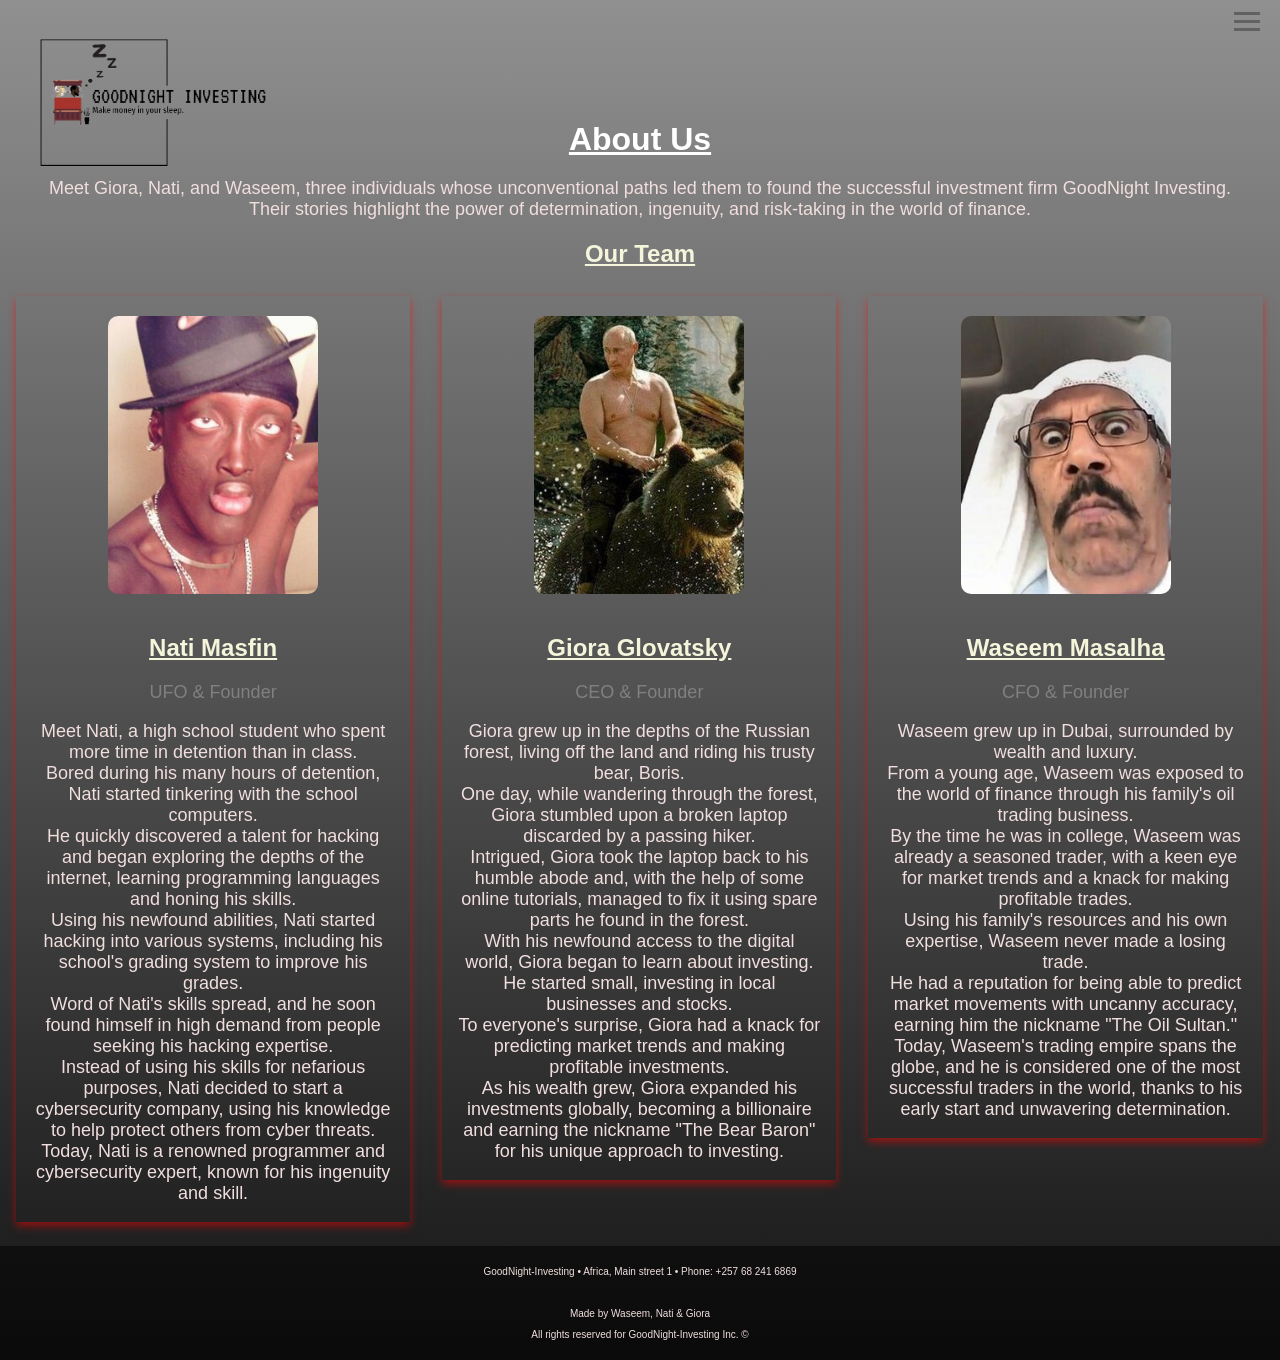
<file: about.html>
<!DOCTYPE html>
<html lang="en">
    <head>
        <meta charset="UTF-8" />
        <meta name="viewport" content="width=device-width, initial-scale=1.0" />
        <title>About</title>
        <link rel="stylesheet" href="/Styles/common.css" />
        <link rel="stylesheet" href="/Styles/about.css" />
    </head>
    <body>
        <header class="header">
            <div class="logo">
                <a href="index.html">
                    <picture>
                        <img src="/Styles/Pictures/SiteLogo.png" alt="sleep" class="logo-img">
                    </picture>
                </a>
            </div>
        <div class="hamburger-menu">
            <input id="menu__toggle" type="checkbox" />
            <label class="menu__btn" for="menu__toggle">
                <span></span>
            </label>
            <ul class="menu__box">
                <li><a class="menu__item" href="index.html">Home</a></li>
                <li><a class="menu__item" href="login.html">Login</a></li>
                <li><a class="menu__item" href="sign-up.html">Sign Up</a></li>
                <li><a class="menu__item" href="profile.html">Profile</a></li>
                <li><a class="menu__item" href="gallery.html">Gallery</a></li>
                <li><a class="menu__item" href="about.html">About</a></li>
                <li><a class="menu__item" href="contact.html">Contact Us</a></li>
                <li><a class="menu__item" href="compound-examples.html">Compound Interest</a></li>
                <li><a class="menu__item" href="articles.html">Articles and more</a></li>
                <li><a class="menu__item" href="why-us.html">Why Us</a></li>
                <li><a class="menu__item" href="q&a.html">Q&A</a></li>
                <li><a class="menu__item" href="plans.html">Plans and Prices</a></li>
              </ul>
        </div>
        </header>
        <div class="about-section">
            <h1>About Us</h1>
            <p>
                Meet Giora, Nati, and Waseem, three individuals whose
                unconventional paths led them to found the successful investment
                firm GoodNight Investing. <br />Their stories highlight the
                power of determination, ingenuity, and risk-taking in the world
                of finance.
            </p>
        </div>

        <h2 style="text-align: center">Our Team</h2>
        <div class="row">
            <div class="column">
                <div class="card">
                    <img src="/Styles/Pictures/black.jpg" alt="נתי" />
                    <div class="container">
                        <h2 style="text-align: center">Nati Masfin</h2>
                        <p class="title">UFO & Founder</p>
                        <p>
                            Meet Nati, a high school student who spent more time
                            in detention than in class. <br />Bored during his
                            many hours of detention, Nati started tinkering with
                            the school computers. <br />He quickly discovered a
                            talent for hacking and began exploring the depths of
                            the internet, learning programming languages and
                            honing his skills. <br />Using his newfound
                            abilities, Nati started hacking into various
                            systems, including his school's grading system to
                            improve his grades. <br />Word of Nati's skills
                            spread, and he soon found himself in high demand
                            from people seeking his hacking expertise.
                            <br />Instead of using his skills for nefarious
                            purposes, Nati decided to start a cybersecurity
                            company, using his knowledge to help protect others
                            from cyber threats. <br />Today, Nati is a renowned
                            programmer and cybersecurity expert, known for his
                            ingenuity and skill.
                        </p>
                    </div>
                </div>
            </div>

            <div class="column">
                <div class="card">
                    <img src="/Styles/Pictures/russian.jpeg" alt="גיורא" />
                    <div class="container">
                        <h2 style="text-align: center">Giora Glovatsky</h2>
                        <p class="title">CEO & Founder</p>
                        <p>
                            Giora grew up in the depths of the Russian forest,
                            living off the land and riding his trusty bear,
                            Boris. <br />One day, while wandering through the
                            forest, Giora stumbled upon a broken laptop
                            discarded by a passing hiker. <br />Intrigued, Giora
                            took the laptop back to his humble abode and, with
                            the help of some online tutorials, managed to fix it
                            using spare parts he found in the forest. <br />With
                            his newfound access to the digital world, Giora
                            began to learn about investing. <br />He started
                            small, investing in local businesses and stocks.
                            <br />To everyone's surprise, Giora had a knack for
                            predicting market trends and making profitable
                            investments. <br />As his wealth grew, Giora
                            expanded his investments globally, becoming a
                            billionaire and earning the nickname "The Bear
                            Baron" for his unique approach to investing.
                        </p>
                    </div>
                </div>
            </div>

            <div class="column">
                <div class="card">
                    <img
                        src="/Styles/Pictures/arab.jpg"
                        alt="וואסים"
                        style="width: 100%"
                    />
                    <div class="container">
                        <h2 style="text-align: center">Waseem Masalha </h2>
                        <p class="title">CFO & Founder</p>
                        <p>
                            Waseem grew up in Dubai, surrounded by wealth and
                            luxury. <br />From a young age, Waseem was exposed
                            to the world of finance through his family's oil
                            trading business. <br />By the time he was in
                            college, Waseem was already a seasoned trader, with
                            a keen eye for market trends and a knack for making
                            profitable trades. <br />Using his family's
                            resources and his own expertise, Waseem never made a
                            losing trade. <br />He had a reputation for being
                            able to predict market movements with uncanny
                            accuracy, earning him the nickname "The Oil Sultan."
                            <br />Today, Waseem's trading empire spans the
                            globe, and he is considered one of the most
                            successful traders in the world, thanks to his early
                            start and unwavering determination.
                        </p>
                    </div>
                </div>
            </div>
        </div>
        <footer>
            <p>GoodNight-Investing • Africa, Main street 1 • Phone: +257 68 241 6869</p>
            <br>
            <p>Made by Waseem, Nati & Giora</p>
            <p>All rights reserved for GoodNight-Investing Inc. © </p>
        </footer>
    </body>
</html>
</file>
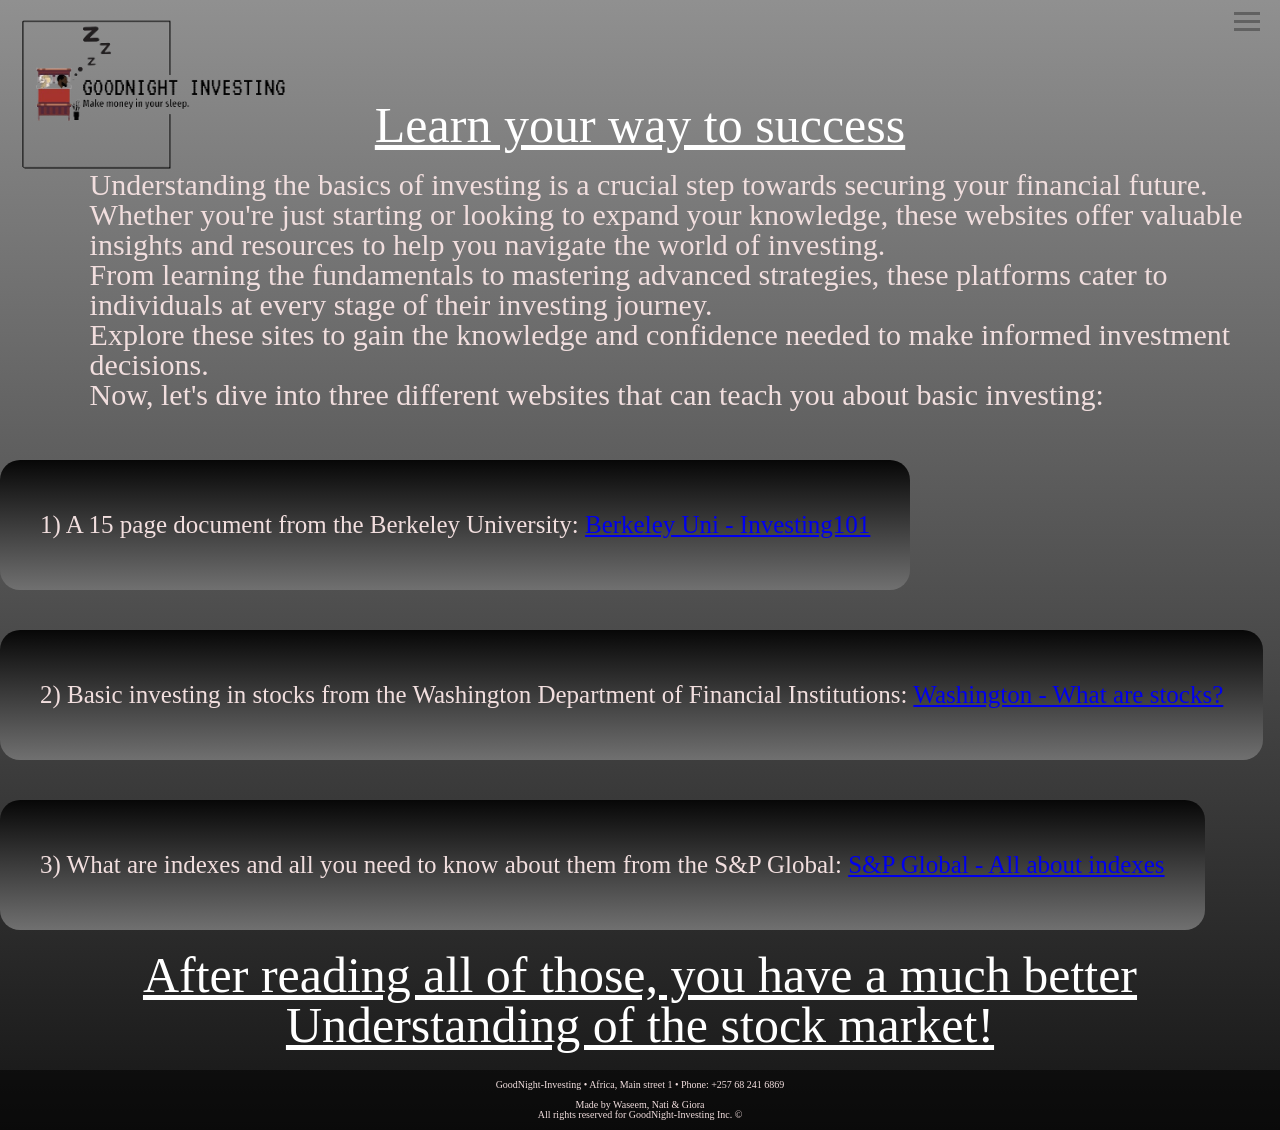
<file: articles.html>
<!DOCTYPE html>
<html lang="en">
    <head>
        <meta charset="UTF-8" />
        <meta name="viewport" content="width=device-width, initial-scale=1.0" />
        <title>Articles</title>
        <link rel="stylesheet" href="/Styles/common.css" />
        <link rel="stylesheet" href="/Styles/article.css" />
    </head>
    <body>
        <header class="header">
            <div class="logo">
                <a href="index.html">
                    <picture>
                        <img src="/Styles/Pictures/SiteLogo.png" alt="sleep" class="logo-img">
                    </picture>
                </a>
            </div>
            <div class="hamburger-menu">
                <input id="menu__toggle" type="checkbox" />
                <label class="menu__btn" for="menu__toggle">
                    <span></span>
                </label>
                <ul class="menu__box">
                    <li><a class="menu__item" href="index.html">Home</a></li>
                    <li><a class="menu__item" href="login.html">Login</a></li>
                    <li><a class="menu__item" href="sign-up.html">Sign Up</a></li>
                    <li><a class="menu__item" href="profile.html">Profile</a></li>
                    <li><a class="menu__item" href="gallery.html">Gallery</a></li>
                    <li><a class="menu__item" href="about.html">About</a></li>
                    <li><a class="menu__item" href="contact.html">Contact Us</a></li>
                    <li><a class="menu__item" href="compound-examples.html">Compound Interest</a></li>
                    <li><a class="menu__item" href="articles.html">Articles and more</a></li>
                    <li><a class="menu__item" href="why-us.html">Why Us</a></li>
                    <li><a class="menu__item" href="q&a.html">Q&A</a></li>
                    <li><a class="menu__item" href="plans.html">Plans and Prices</a></li>
                  </ul>
            </div>
        </header>
        <h1>Learn your way to success</h1>
        <div id="article-text">
        <p>
            Understanding the basics of investing is a crucial step towards
            securing your financial future.<br />
        </p>
        <p>
            Whether you're just starting or looking to expand your knowledge,
            these websites offer valuable insights and resources to help you
            navigate the world of investing.<br />
        </p>
        <p>
            From learning the fundamentals to mastering advanced strategies,
            these platforms cater to individuals at every stage of their
            investing journey.<br />
        </p>
        <p>
            Explore these sites to gain the knowledge and confidence needed to
            make informed investment decisions.<br />
        </p>
        <p>
            Now, let's dive into three different websites that can teach you
            about basic investing:<br /><br />
        </p>
        </div>
        <div class="flex-container">
            <div class="flex-box">
                <p>
                    1) A 15 page document from the Berkeley University:
                    <a
                        href="https://www.ocf.berkeley.edu/~jml/decal/investing101.pdf"
                        >Berkeley Uni - Investing101</a
                    >
                    <br />
                </p>
            </div>
            <div class="flex-box">
                <p>
                    2) Basic investing in stocks from the Washington Department
                    of Financial Institutions:
                    <a
                        href="https://dfi.wa.gov/financial-education/information/basics-investing-stocks"
                        >Washington - What are stocks?</a
                    ><br />
                </p>
            </div>
            <div class="flex-box">
                <p>
                    3) What are indexes and all you need to know about them from
                    the S&P Global:
                    <a
                        href="https://www.spglobal.com/spdji/en/research-insights/index-literacy/what-is-an-index/"
                        >S&P Global - All about indexes</a
                    ><br />
                </p>
            </div>
        </div>
        <h1>
            After reading all of those, you have a much better Understanding of
            the stock market!
        </h1>
        <footer>
            <p>GoodNight-Investing • Africa, Main street 1 • Phone: +257 68 241 6869</p>
            <br>
            <p>Made by Waseem, Nati & Giora</p>
            <p>All rights reserved for GoodNight-Investing Inc. © </p>
        </footer>
    </body>
</html>
</file>
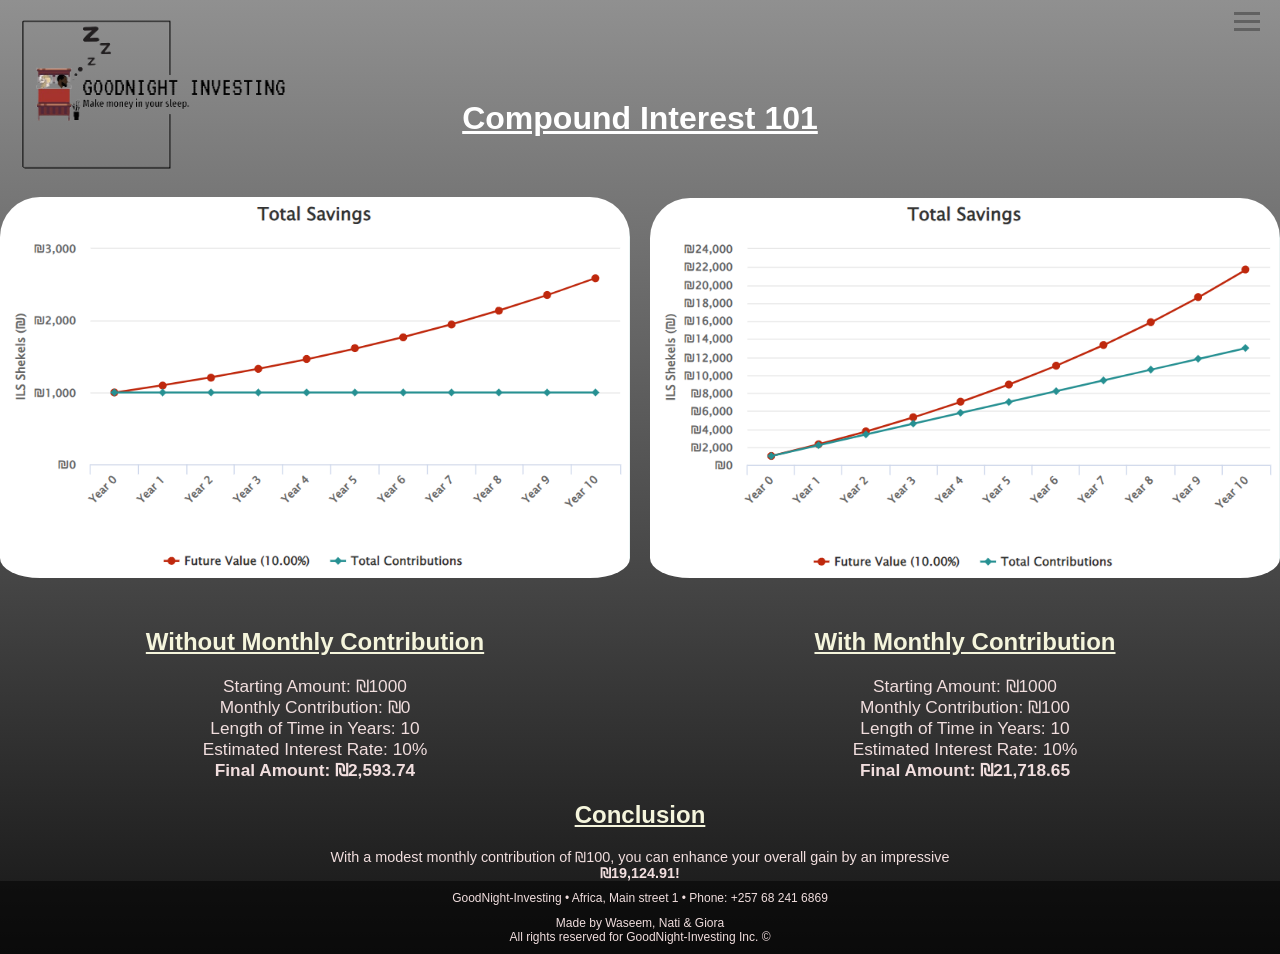
<file: compound-examples.html>
<!DOCTYPE html>
<html lang="en">
    <head>
        <meta charset="UTF-8" />
        <meta name="viewport" content="width=device-width, initial-scale=1.0" />
        <title>Compound Interest Calculator</title>
        <link rel="stylesheet" href="/Styles/compound-examples.css" />
        <link rel="stylesheet" href="/Styles/common.css" />
    </head>

    <body>
        <header class="header">
            <div class="logo">
                <a href="index.html">
                    <picture>
                        <img src="/Styles/Pictures/SiteLogo.png" alt="sleep" class="logo-img">
                    </picture>
                </a>
            </div>
            <div class="hamburger-menu">
                <input id="menu__toggle" type="checkbox" />
                <label class="menu__btn" for="menu__toggle">
                  <span></span>
                </label>
                <ul class="menu__box">
                  <li><a class="menu__item" href="index.html">Home</a></li>
                  <li><a class="menu__item" href="login.html">Login</a></li>
                  <li><a class="menu__item" href="sign-up.html">Sign Up</a></li>
                  <li><a class="menu__item" href="profile.html">Profile</a></li>
                  <li><a class="menu__item" href="gallery.html">Gallery</a></li>
                  <li><a class="menu__item" href="about.html">About</a></li>
                  <li><a class="menu__item" href="contact.html">Contact Us</a></li>
                  <li><a class="menu__item" href="compound-examples.html">Compound Interest</a></li>
                  <li><a class="menu__item" href="articles.html">Articles and more</a></li>
                  <li><a class="menu__item" href="why-us.html">Why Us</a></li>
                  <li><a class="menu__item" href="q&a.html">Q&A</a></li>
                  <li><a class="menu__item" href="plans.html">Plans and Prices</a></li>
                </ul>
              </div>
        </header>
        <h1>Compound Interest 101</h1>
        <div class="grid-container">
            <div class="container">
                <img
                    class="graph_pic"
                    src="/Styles/Pictures/Intrest no monthly con.png"
                    alt="Graph with no interest"
                />
                <p class="text"></p>
                <h2>Without Monthly Contribution</h2>
                <p>Starting Amount: ₪1000</p>
                <p>Monthly Contribution: ₪0</p>
                <p>Length of Time in Years: 10</p>
                <p>Estimated Interest Rate: 10%</p>
                <p id="bold">Final Amount: ₪2,593.74</p>
            </div>
            <div class="container">
                <img
                    class="graph_pic"
                    src="/Styles/Pictures/Intrest with monthly con.png"
                    alt="Graph with interest"
                />
                <p class="text"></p>
                <h2>With Monthly Contribution</h2>
                <p>Starting Amount: ₪1000</p>
                <p>Monthly Contribution: ₪100</p>
                <p>Length of Time in Years: 10</p>
                <p>Estimated Interest Rate: 10%</p>
                <p id="bold">Final Amount: ₪21,718.65</p>
            </div>
        </div>
        <div>
            <h2>Conclusion</h2>
            <p>
                With a modest monthly contribution of ₪100, you can enhance your
                overall gain by an impressive
                <p id="bold">₪19,124.91!</p>
            </p>
        </div>
        <footer>
            <p>GoodNight-Investing • Africa, Main street 1 • Phone: +257 68 241 6869</p>
            <br>
            <p>Made by Waseem, Nati & Giora</p>
            <p>All rights reserved for GoodNight-Investing Inc. © </p>
        </footer>
    </body>
</html>
</file>
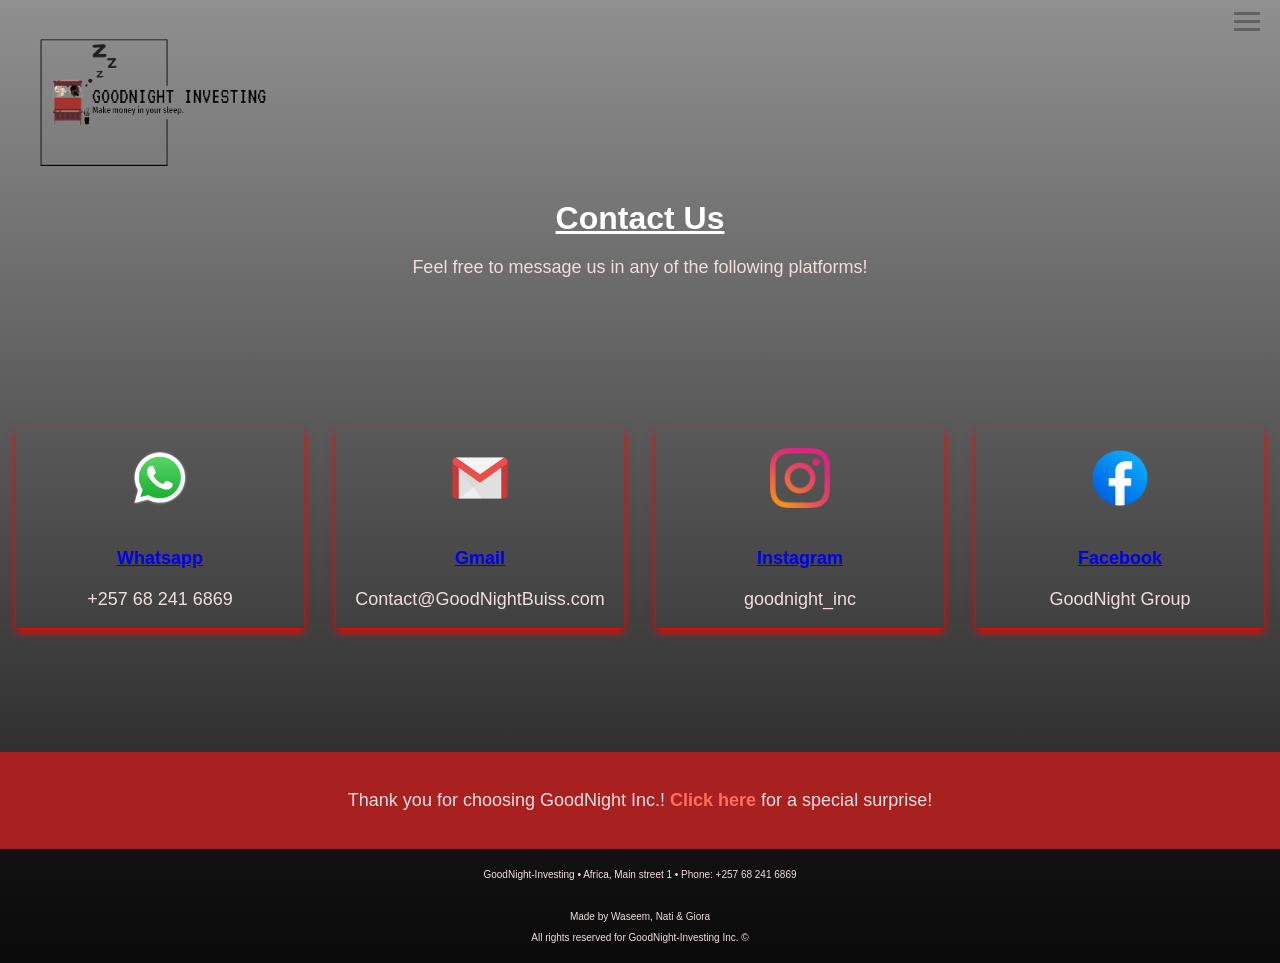
<file: contact.html>
<!DOCTYPE html>
<html lang="en">
<head>
    <meta charset="UTF-8">
    <meta name="viewport" content="width=device-width, initial-scale=1.0">
    <title>Contact Us</title>
    <link rel="stylesheet" href="/Styles/common.css">
    <link rel="stylesheet" href="/Styles/contact.css">
</head>
<body>
    <header class="header">
        <div class="logo">
            <a href="index.html">
                <picture>
                    <img src="/Styles/Pictures/SiteLogo.png" alt="sleep" class="logo-img">
                </picture>
            </a>
        </div>
        <div class="hamburger-menu">
            <input id="menu__toggle" type="checkbox" />
            <label class="menu__btn" for="menu__toggle">
                <span></span>
            </label>
            <ul class="menu__box">
                <li><a class="menu__item" href="index.html">Home</a></li>
                <li><a class="menu__item" href="login.html">Login</a></li>
                <li><a class="menu__item" href="sign-up.html">Sign Up</a></li>
                <li><a class="menu__item" href="profile.html">Profile</a></li>
                <li><a class="menu__item" href="gallery.html">Gallery</a></li>
                <li><a class="menu__item" href="about.html">About</a></li>
                <li><a class="menu__item" href="contact.html">Contact Us</a></li>
                <li><a class="menu__item" href="compound-examples.html">Compound Interest</a></li>
                <li><a class="menu__item" href="articles.html">Articles and more</a></li>
                <li><a class="menu__item" href="why-us.html">Why Us</a></li>
                <li><a class="menu__item" href="q&a.html">Q&A</a></li>
                <li><a class="menu__item" href="plans.html">Plans and Prices</a></li>
              </ul>
        </div>
    </header>

    <div class="contact-section">
        <h1>Contact Us</h1>
        <p>Feel free to message us in any of the following platforms!</p>
    </div>

    <div class="row">
        <div class="column">
            <div class="card">
                <img src="/Styles/Pictures/whatsapp.png" alt="whatsapp">
                <div class="container">
                    <h2><a href="https://web.whatsapp.com/">Whatsapp</a></h2>
                    <p>+257 68 241 6869</p>
                </div>
            </div>
        </div>
        
        <div class="column">
            <div class="card">
                <img src="/Styles/Pictures/gmail.png" alt="gmail">
                <div class="container">
                    <h2><a href="https://mail.google.com/mail">Gmail</a></h2>
                    <p>Contact@GoodNightBuiss.com</p>
                </div>
            </div>
        </div>
        
        <div class="column">
            <div class="card">
                <img src="/Styles/Pictures/instagram.png" alt="instagram">
                <div class="container">
                    <h2><a href="https://www.instagram.com/">Instagram</a></h2>
                    <p>goodnight_inc</p>
                </div>
            </div>
        </div>
        
        <div class="column">
            <div class="card">
                <img src="/Styles/Pictures/facebook.png" alt="facebook">
                <div class="container">
                    <h2><a href="https://www.facebook.com/groups/1295658943976869/">Facebook</a></h2>
                    <p>GoodNight Group</p>
                </div>
            </div>
        </div>
    </div>

    <div class="special-message">
        <p>Thank you for choosing GoodNight Inc.!<a href="gift.html">Click here</a> for a special surprise!</p>
    </div>
    <footer>
        <p>GoodNight-Investing • Africa, Main street 1 • Phone: +257 68 241 6869</p>
        <br>
        <p>Made by Waseem, Nati & Giora</p>
        <p>All rights reserved for GoodNight-Investing Inc. © </p>
    </footer>
</body>
</html>
</file>
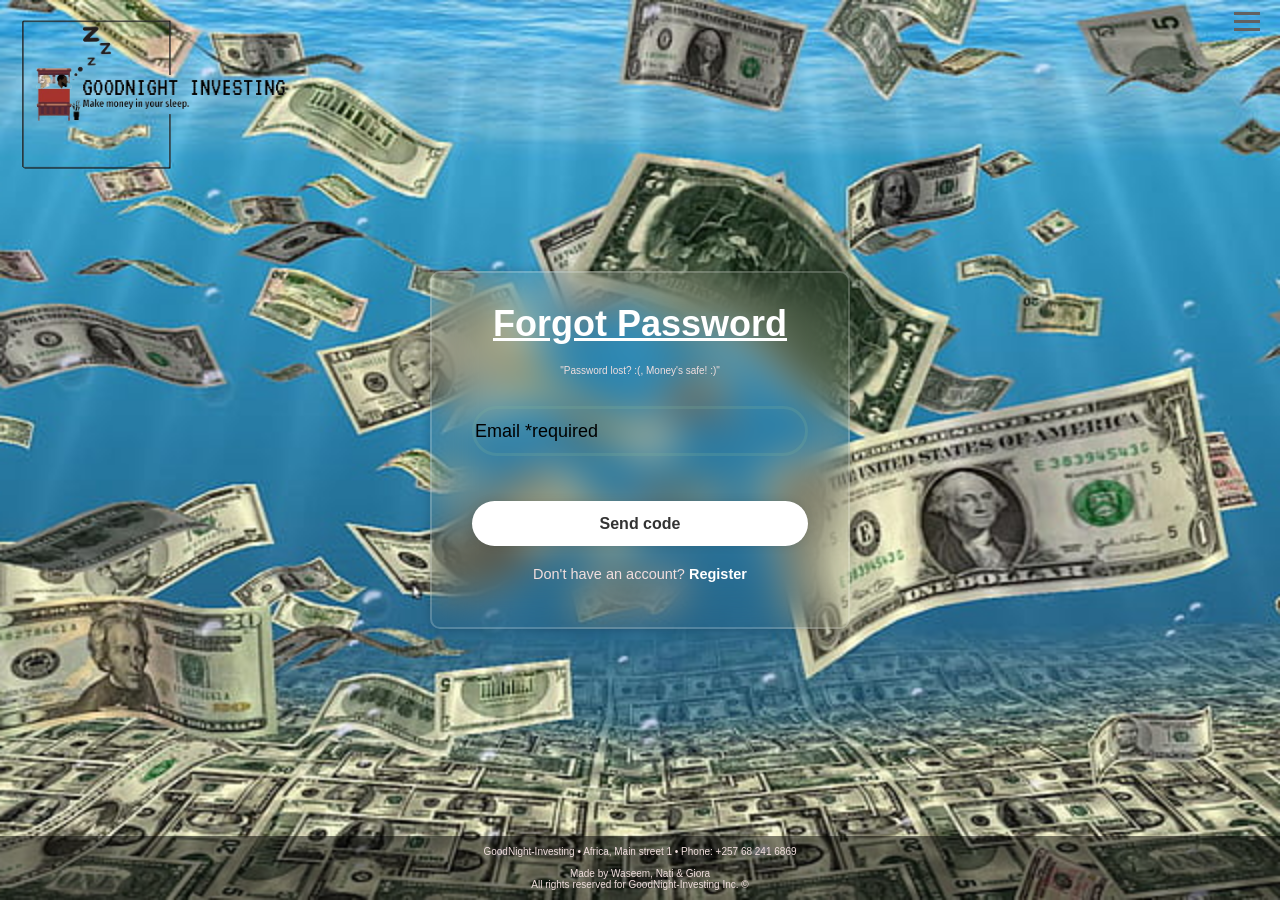
<file: forgot-password.html>
<!DOCTYPE html>
<html lang="en">
    <head>
        <meta charset="UTF-8" />
        <meta name="viewport" content="width=device-width, initial-scale=1.0" />
        <title>Forgot Password</title>
        <link rel="stylesheet" href="/Styles/login-signup.css" />
        <link rel="stylesheet" href="/Styles/common.css" />
    </head>
    <body>
        <header class="header">
            <div class="logo">
                <a href="index.html">
                    <picture>
                        <img src="/Styles/Pictures/SiteLogo.png" alt="sleep" class="logo-img">
                    </picture>
                </a>
            </div>
            <div class="hamburger-menu">
                <input id="menu__toggle" type="checkbox" />
                <label class="menu__btn" for="menu__toggle">
                    <span></span>
                </label>
                <ul class="menu__box">
                    <li><a class="menu__item" href="index.html">Home</a></li>
                    <li><a class="menu__item" href="login.html">Login</a></li>
                    <li><a class="menu__item" href="sign-up.html">Sign Up</a></li>
                    <li><a class="menu__item" href="profile.html">Profile</a></li>
                    <li><a class="menu__item" href="gallery.html">Gallery</a></li>
                    <li><a class="menu__item" href="about.html">About</a></li>
                    <li><a class="menu__item" href="contact.html">Contact Us</a></li>
                    <li><a class="menu__item" href="compound-examples.html">Compound Interest</a></li>
                    <li><a class="menu__item" href="articles.html">Articles and more</a></li>
                    <li><a class="menu__item" href="why-us.html">Why Us</a></li>
                    <li><a class="menu__item" href="q&a.html">Q&A</a></li>
                    <li><a class="menu__item" href="plans.html">Plans and Prices</a></li>
                  </ul>
            </div>
        </header>
        <div class="wrapper">
            <form action="">
                <h1>Forgot Password</h1>
                <p id="centerText">"Password lost? :(, Money's safe! :)"</p>
                <div class="input-box">
                    <label for="email" class="placeholder"></label>
                    <input
                        type="email"
                        id="email"
                        class="input"
                        placeholder="Email *required"
                        required
                    />
                </div>
                <button type="submit" class="btn">Send code</button>

                <div class="register-link">
                    <p>
                        Don't have an account?
                        <a href="/sign-up.html">Register</a>
                    </p>
                </div>
            </form>
        </div>
        <footer>
            <p>GoodNight-Investing • Africa, Main street 1 • Phone: +257 68 241 6869</p>
            <br>
            <p>Made by Waseem, Nati & Giora</p>
            <p>All rights reserved for GoodNight-Investing Inc. © </p>
        </footer>
    </body>
</html>
</file>
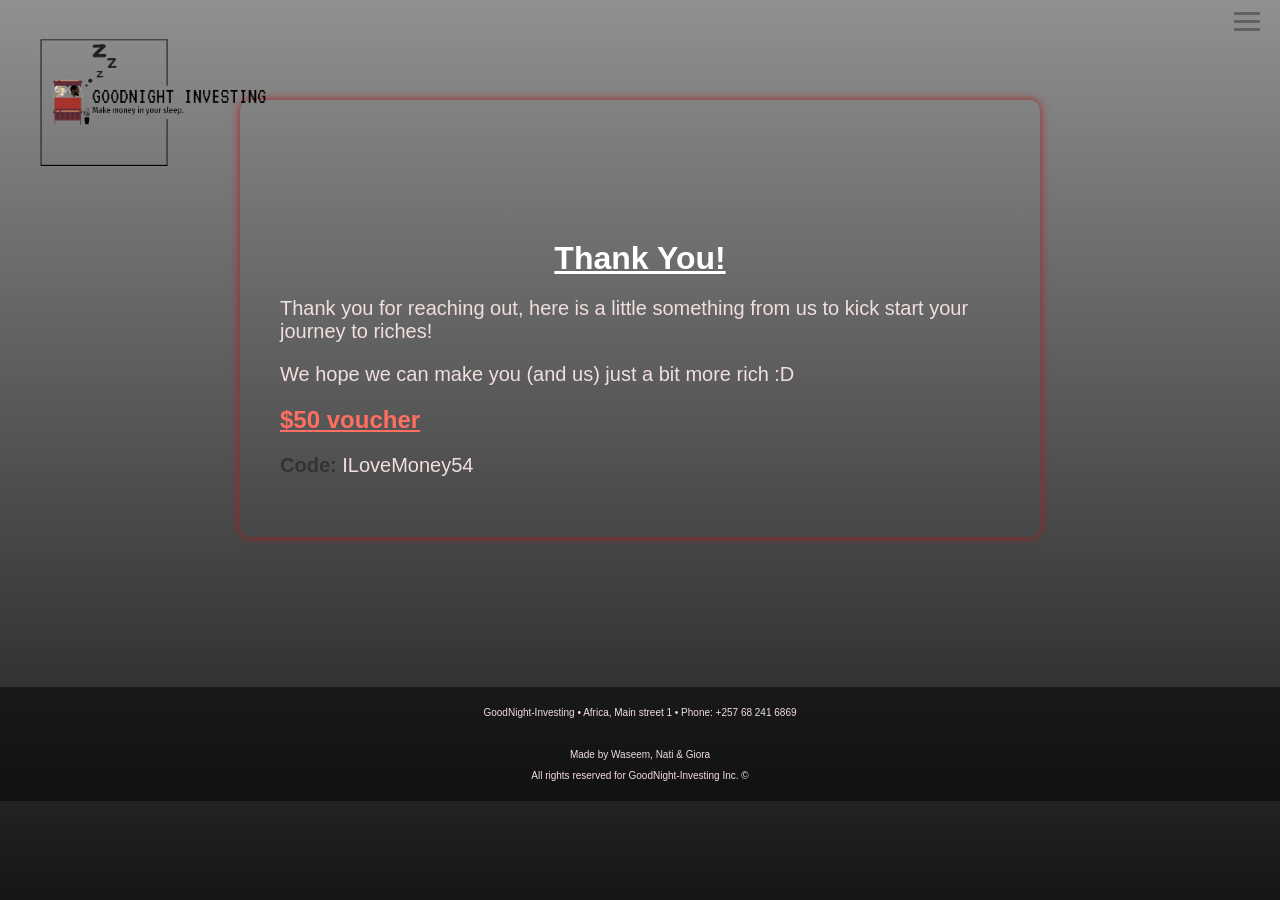
<file: gift.html>
<!DOCTYPE html>
<html lang="en">
<head>
    <meta charset="UTF-8">
    <meta name="viewport" content="width=device-width, initial-scale=1.0">
    <title>Thank You Page</title>
    <link rel="stylesheet" href="/Styles/common.css">
    <link rel="stylesheet" href="/Styles/contact.css">

</head>
<body>
    <header class="header">
        <div class="logo">
            <a href="index.html">
                <picture>
                    <img src="/Styles/Pictures/SiteLogo.png" alt="sleep" class="logo-img">
                </picture>
            </a>
        </div>
        <div class="hamburger-menu">
            <input id="menu__toggle" type="checkbox" />
            <label class="menu__btn" for="menu__toggle">
                <span></span>
            </label>
            <ul class="menu__box">
                <li><a class="menu__item" href="index.html">Home</a></li>
                <li><a class="menu__item" href="login.html">Login</a></li>
                <li><a class="menu__item" href="sign-up.html">Sign Up</a></li>
                <li><a class="menu__item" href="profile.html">Profile</a></li>
                <li><a class="menu__item" href="gallery.html">Gallery</a></li>
                <li><a class="menu__item" href="about.html">About</a></li>
                <li><a class="menu__item" href="contact.html">Contact Us</a></li>
                <li><a class="menu__item" href="compound-examples.html">Compound Interest</a></li>
                <li><a class="menu__item" href="articles.html">Articles and more</a></li>
                <li><a class="menu__item" href="why-us.html">Why Us</a></li>
                <li><a class="menu__item" href="q&a.html">Q&A</a></li>
                <li><a class="menu__item" href="plans.html">Plans and Prices</a></li>
              </ul>
        </div>
    </header>
    <div class="thank-you-content">
        <h1>Thank You!</h1>
        <p>Thank you for reaching out, here is a little something from us to kick start your journey to riches!</p>
        <p>We hope we can make you (and us) just a bit more rich :D</p>
        <h2>$50 voucher</h2>
        <p><strong>Code:</strong> ILoveMoney54</p>
    </div>
    <footer>
        <p>GoodNight-Investing • Africa, Main street 1 • Phone: +257 68 241 6869</p>
        <br>
        <p>Made by Waseem, Nati & Giora</p>
        <p>All rights reserved for GoodNight-Investing Inc. © </p>
    </footer>
</body>
</html>
</file>
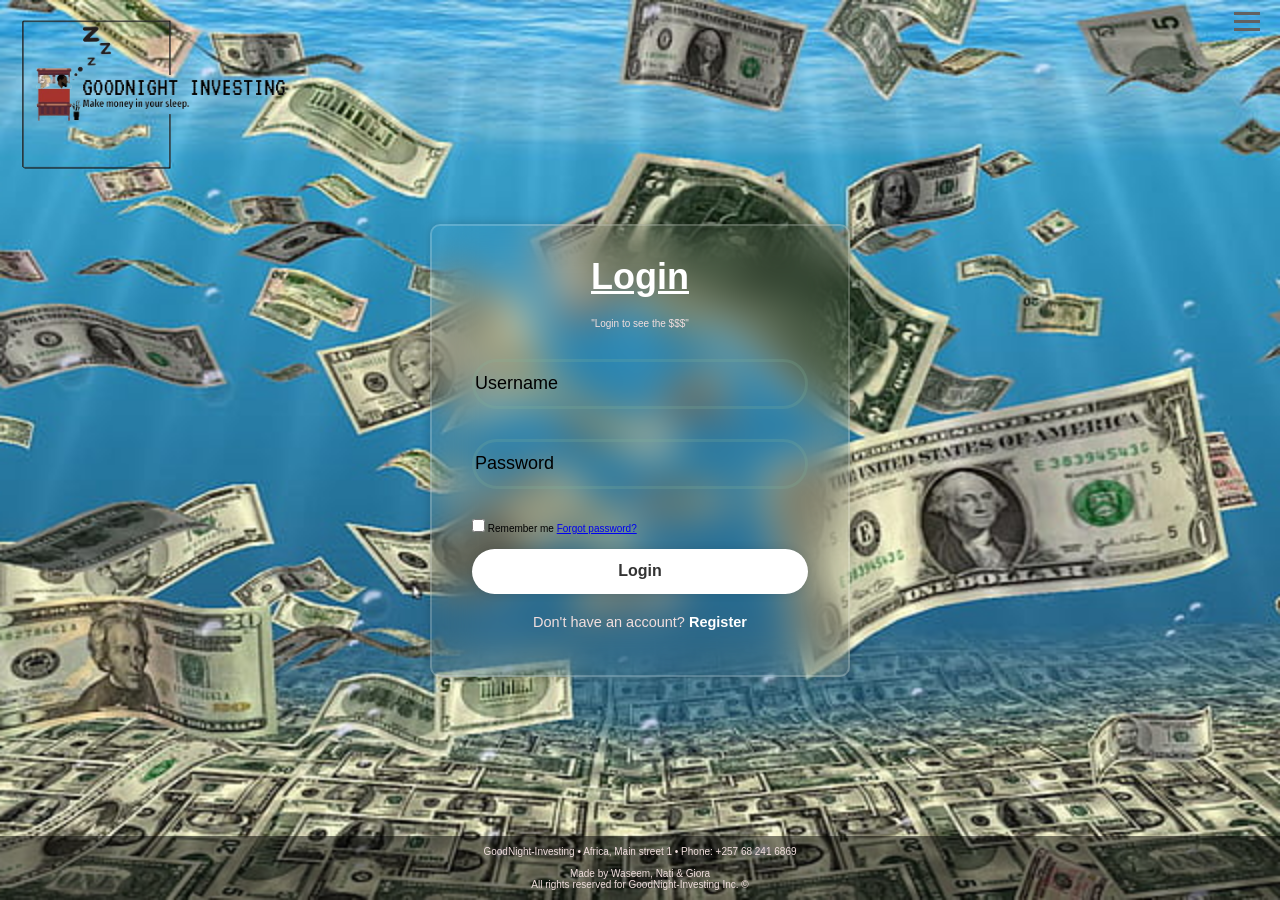
<file: login.html>
<!DOCTYPE html>
<html lang="en">
    <head>
        <meta charset="UTF-8" />
        <meta name="viewport" content="width=device-width, initial-scale=1.0" />
        <title>Login</title>
        <link rel="stylesheet" href="/Styles/login-signup.css" />
        <link rel="stylesheet" href="/Styles/common.css">

    </head>
    <body>
        <header class="header">
            <div class="logo">
                <a href="index.html">
                    <picture>
                        <img src="/Styles/Pictures/SiteLogo.png" alt="sleep" class="logo-img">
                    </picture>
                </a>
            </div>
            <div class="hamburger-menu">
                <input id="menu__toggle" type="checkbox" />
                <label class="menu__btn" for="menu__toggle">
                  <span></span>
                </label>
                <ul class="menu__box">
                  <li><a class="menu__item" href="index.html">Home</a></li>
                  <li><a class="menu__item" href="login.html">Login</a></li>
                  <li><a class="menu__item" href="sign-up.html">Sign Up</a></li>
                  <li><a class="menu__item" href="profile.html">Profile</a></li>
                  <li><a class="menu__item" href="gallery.html">Gallery</a></li>
                  <li><a class="menu__item" href="about.html">About</a></li>
                  <li><a class="menu__item" href="contact.html">Contact Us</a></li>
                  <li><a class="menu__item" href="compound-examples.html">Compound Interest</a></li>
                  <li><a class="menu__item" href="articles.html">Articles and more</a></li>
                  <li><a class="menu__item" href="why-us.html">Why Us</a></li>
                  <li><a class="menu__item" href="q&a.html">Q&A</a></li>
                  <li><a class="menu__item" href="plans.html">Plans and Prices</a></li>
                </ul>
              </div>
        </header>
        <div class="wrapper">
            <form action="profile.html"> <!-- Moves to profile after filling in the details -->
                <h1>Login</h1>
                <p id="centerText">"Login to see the $$$"</p>
                <div class="input-box">
                    <label for="username" class="placeholder"></label>
                    <input
                        type="text"
                        id="username"
                        class="input"
                        placeholder="Username"
                        required
                    />
                </div>
                <div class="input-box">
                    <label for="password" class="placeholder"></label>
                    <input
                        type="password"
                        id="password"
                        class="input"
                        placeholder="Password"
                        required
                    />
                </div>

                <div class="remember-forget">
                    <label><input type="checkbox" /> Remember me</label>
                    <a href="/forgot-password.html">Forgot password?</a>
                </div>

                <button type="submit" class="btn">Login</button>

                <div class="register-link">
                    <p>
                        Don't have an account?
                        <a href="/sign-up.html">Register</a>
                    </p>
                </div>
            </form>
        </div>
        <footer>
            <p>GoodNight-Investing • Africa, Main street 1 • Phone: +257 68 241 6869</p>
            <br>
            <p>Made by Waseem, Nati & Giora</p>
            <p>All rights reserved for GoodNight-Investing Inc. © </p>
        </footer>
    </body>
</html>
</file>
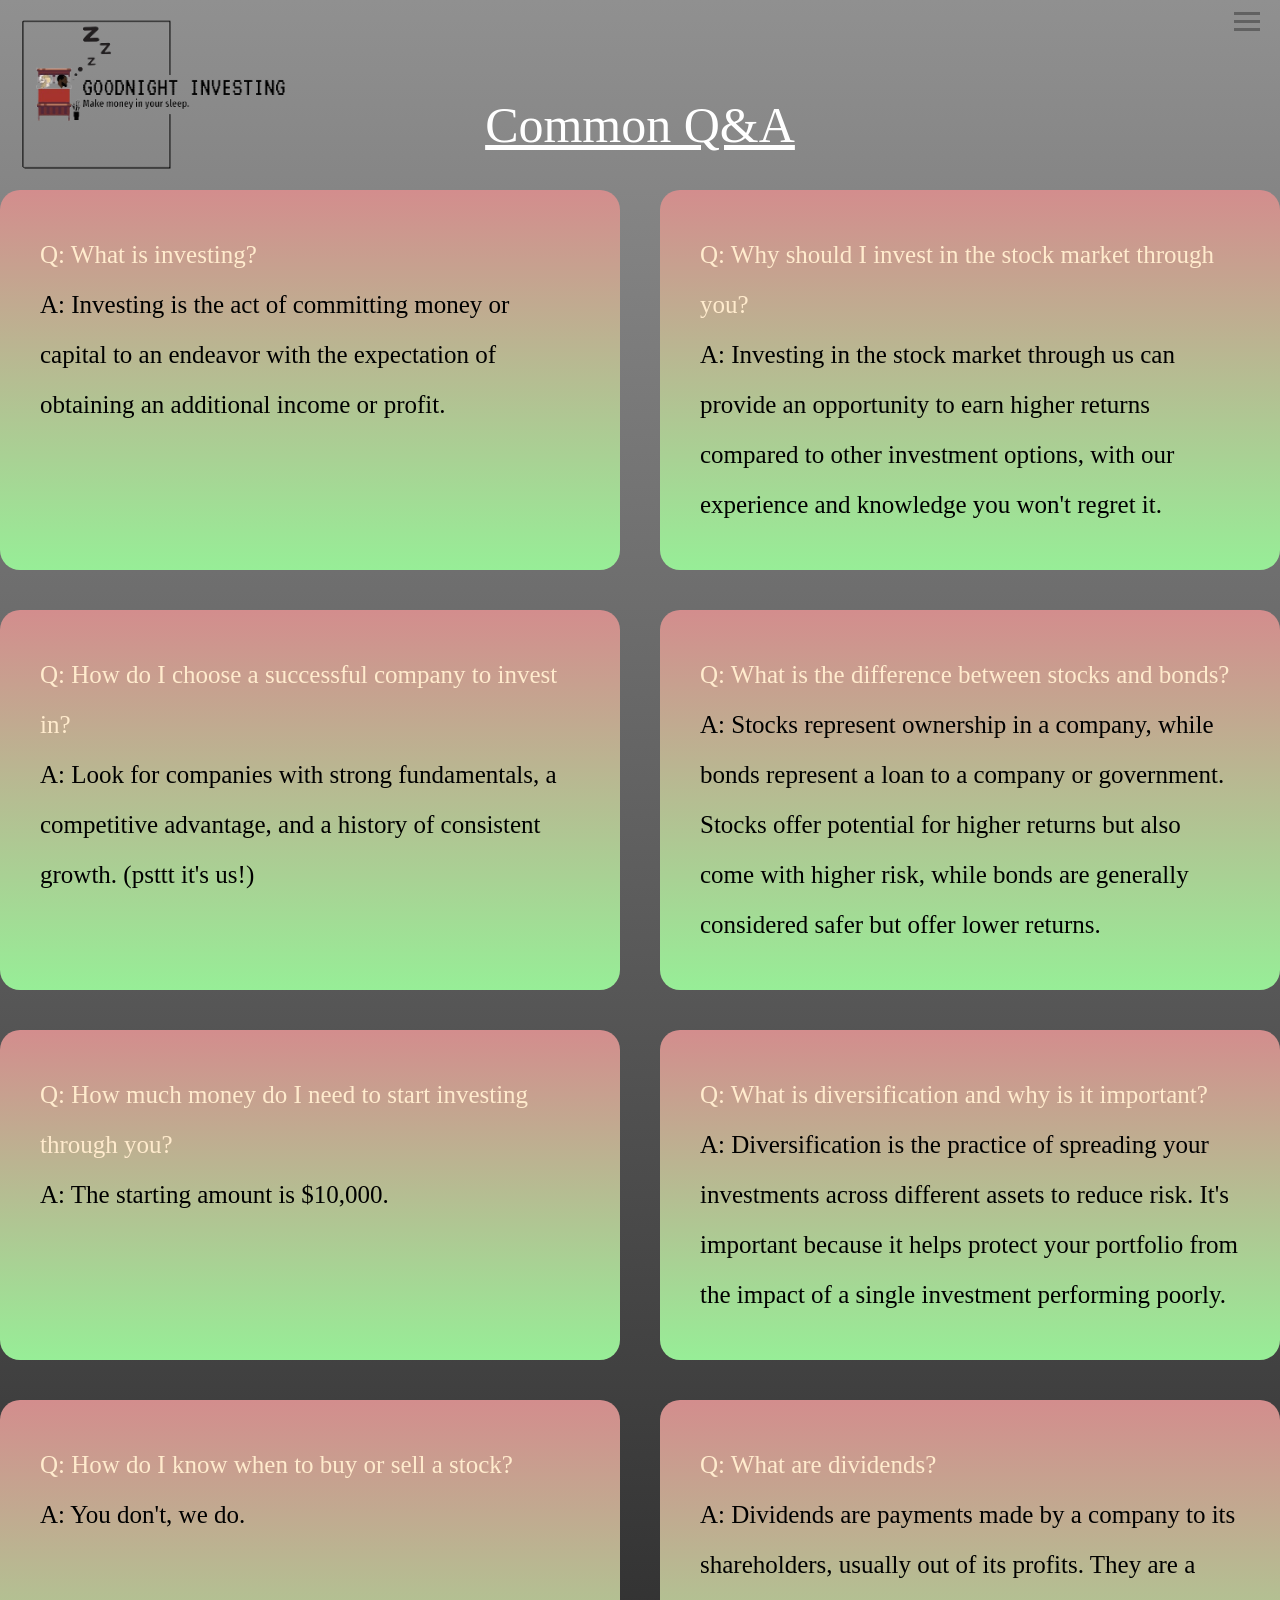
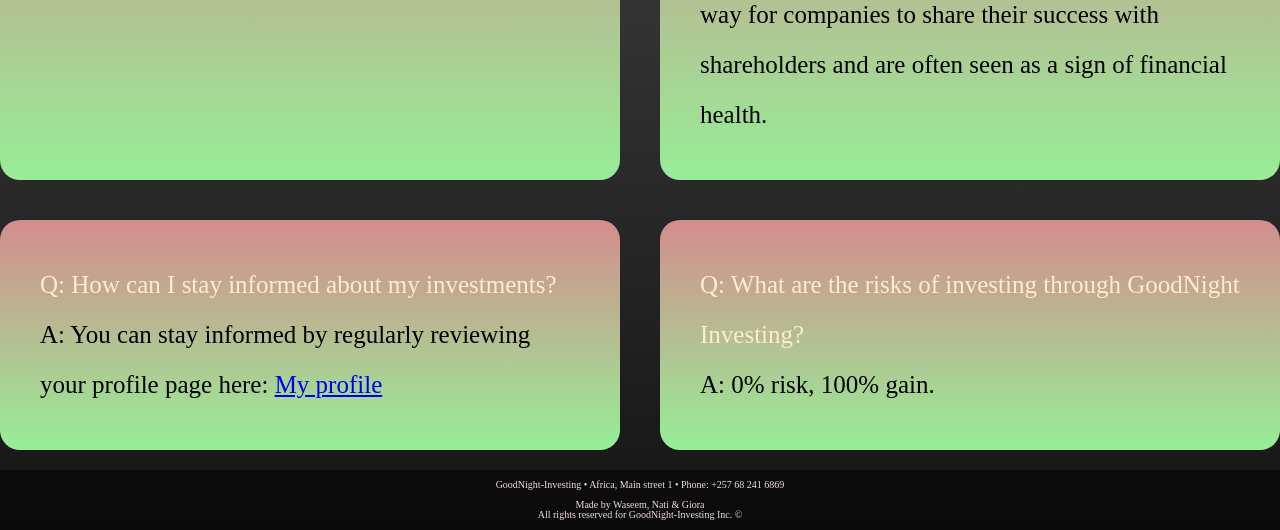
<file: q&a.html>
<!DOCTYPE html>
<html lang="en">
    <head>
        <meta charset="UTF-8" />
        <meta name="viewport" content="width=device-width, initial-scale=1.0" />
        <title>Q&A</title>
        <link rel="stylesheet" href="/Styles/common.css" />
        <link rel="stylesheet" href="/Styles/qanda.css" />
    </head>
    <body>
        <header class="header">
            <div class="logo">
                <a href="index.html">
                    <picture>
                        <img src="/Styles/Pictures/SiteLogo.png" alt="sleep" class="logo-img">
                    </picture>
                </a>
            </div>
            <div class="hamburger-menu">
                <input id="menu__toggle" type="checkbox" />
                <label class="menu__btn" for="menu__toggle">
                    <span></span>
                </label>
                <ul class="menu__box">
                    <li><a class="menu__item" href="index.html">Home</a></li>
                    <li><a class="menu__item" href="login.html">Login</a></li>
                    <li><a class="menu__item" href="sign-up.html">Sign Up</a></li>
                    <li><a class="menu__item" href="profile.html">Profile</a></li>
                    <li><a class="menu__item" href="gallery.html">Gallery</a></li>
                    <li><a class="menu__item" href="about.html">About</a></li>
                    <li><a class="menu__item" href="contact.html">Contact Us</a></li>
                    <li><a class="menu__item" href="compound-examples.html">Compound Interest</a></li>
                    <li><a class="menu__item" href="articles.html">Articles and more</a></li>
                    <li><a class="menu__item" href="why-us.html">Why Us</a></li>
                    <li><a class="menu__item" href="q&a.html">Q&A</a></li>
                    <li><a class="menu__item" href="plans.html">Plans and Prices</a></li>
                  </ul>
            </div>
        </header>
        <h1>Common Q&A</h1>
        <div class="flex-container">
            <div class="flex-box">
                <div class="question">Q: What is investing?</div>
                <div class="answer">
                    A: Investing is the act of committing money or capital to an
                    endeavor with the expectation of obtaining an additional
                    income or profit.
                </div>
            </div>
            <div class="flex-box">
                <div class="question">
                    Q: Why should I invest in the stock market through you?
                </div>
                <div class="answer">
                    A: Investing in the stock market through us can provide an
                    opportunity to earn higher returns compared to other
                    investment options, with our experience and knowledge you
                    won't regret it.
                </div>
            </div>
            <div class="flex-box">
                <div class="question">
                    Q: How do I choose a successful company to invest in?
                </div>
                <div class="answer">
                    A: Look for companies with strong fundamentals, a
                    competitive advantage, and a history of consistent growth.
                    (psttt it's us!)
                </div>
            </div>
            <div class="flex-box">
                <div class="question">
                    Q: What is the difference between stocks and bonds?
                </div>
                <div class="answer">
                    A: Stocks represent ownership in a company, while bonds
                    represent a loan to a company or government. Stocks offer
                    potential for higher returns but also come with higher risk,
                    while bonds are generally considered safer but offer lower
                    returns.
                </div>
            </div>
            <div class="flex-box">
                <div class="question">
                    Q: How much money do I need to start investing through you?
                </div>
                <div class="answer">A: The starting amount is $10,000.</div>
            </div>
            <div class="flex-box">
                <div class="question">
                    Q: What is diversification and why is it important?
                </div>
                <div class="answer">
                    A: Diversification is the practice of spreading your
                    investments across different assets to reduce risk. It's
                    important because it helps protect your portfolio from the
                    impact of a single investment performing poorly.
                </div>
            </div>
            <div class="flex-box">
                <div class="question">
                    Q: How do I know when to buy or sell a stock?
                </div>
                <div class="answer">A: You don't, we do.</div>
            </div>
            <div class="flex-box">
                <div class="question">Q: What are dividends?</div>
                <div class="answer">
                    A: Dividends are payments made by a company to its
                    shareholders, usually out of its profits. They are a way for
                    companies to share their success with shareholders and are
                    often seen as a sign of financial health.
                </div>
            </div>
            <div class="flex-box">
                <div class="question">
                    Q: How can I stay informed about my investments?
                </div>
                <div class="answer">
                    A: You can stay informed by regularly reviewing your profile
                    page here: <a href="profile.html">My profile</a>
                </div>
            </div>
            <div class="flex-box">
                <div class="question">
                    Q: What are the risks of investing through GoodNight
                    Investing?
                </div>
                <div class="answer">A: 0% risk, 100% gain.</div>
            </div>
        </div>
        <footer>
            <p>GoodNight-Investing • Africa, Main street 1 • Phone: +257 68 241 6869</p>
            <br>
            <p>Made by Waseem, Nati & Giora</p>
            <p>All rights reserved for GoodNight-Investing Inc. © </p>
        </footer>
    </body>
</html>
</file>
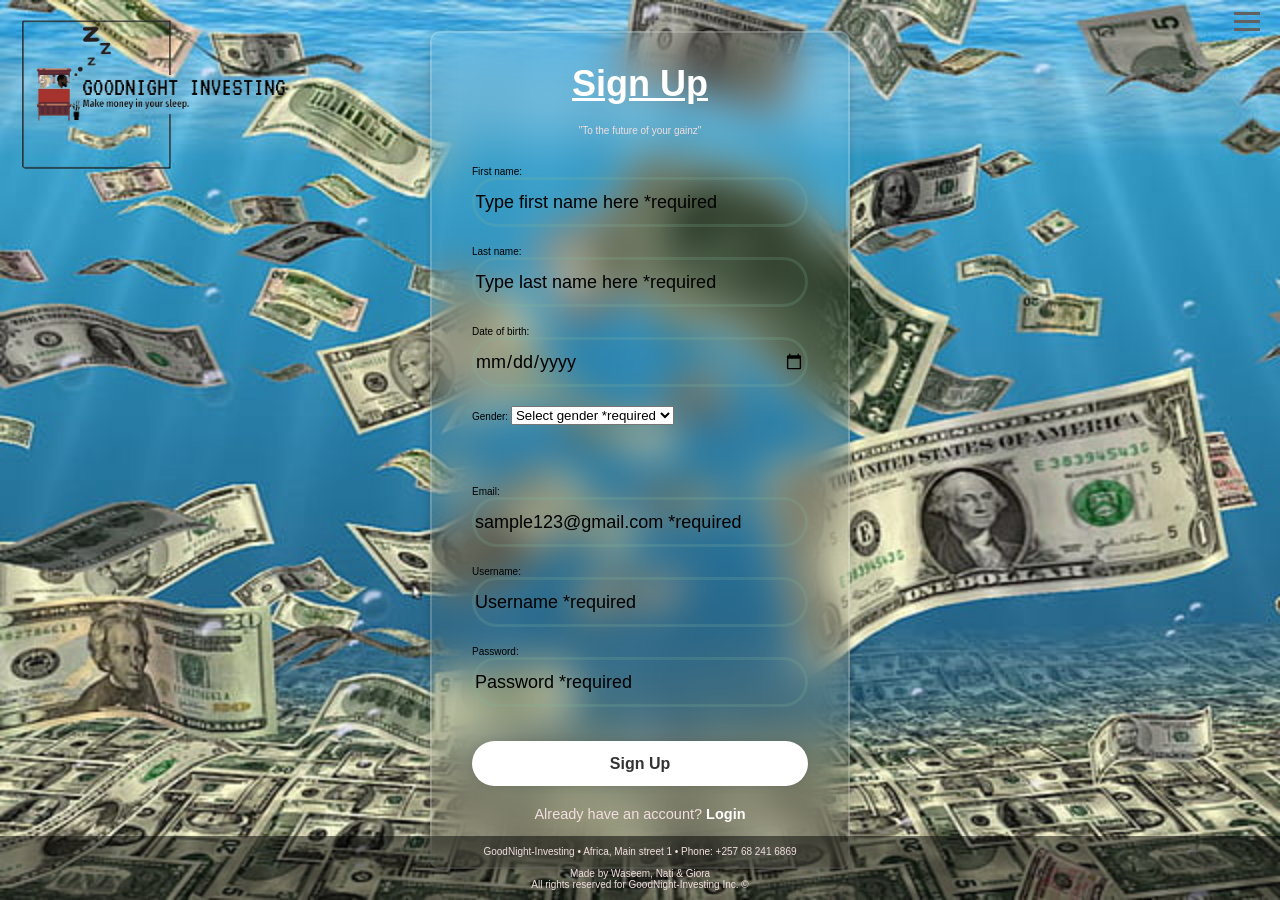
<file: sign-up.html>
<!DOCTYPE html>
<html lang="en">
    <head>
        <meta charset="UTF-8" />
        <meta name="viewport" content="width=device-width, initial-scale=1.0" />
        <title>Sign Up</title>
        <link rel="stylesheet" href="/Styles/login-signup.css" />
        <link rel="stylesheet" href="/Styles/common.css" />
    </head>
    <body>
        <header class="header">
            <div class="logo">
                <a href="index.html">
                    <picture>
                        <img src="/Styles/Pictures/SiteLogo.png" alt="sleep" class="logo-img">
                    </picture>
                </a>
            </div>
            <div class="hamburger-menu">
                <input id="menu__toggle" type="checkbox" />
                <label class="menu__btn" for="menu__toggle">
                    <span></span>
                </label>
                <ul class="menu__box">
                    <li><a class="menu__item" href="index.html">Home</a></li>
                    <li><a class="menu__item" href="login.html">Login</a></li>
                    <li><a class="menu__item" href="sign-up.html">Sign Up</a></li>
                    <li><a class="menu__item" href="profile.html">Profile</a></li>
                    <li><a class="menu__item" href="gallery.html">Gallery</a></li>
                    <li><a class="menu__item" href="about.html">About</a></li>
                    <li><a class="menu__item" href="contact.html">Contact Us</a></li>
                    <li><a class="menu__item" href="compound-examples.html">Compound Interest</a></li>
                    <li><a class="menu__item" href="articles.html">Articles and more</a></li>
                    <li><a class="menu__item" href="why-us.html">Why Us</a></li>
                    <li><a class="menu__item" href="q&a.html">Q&A</a></li>
                    <li><a class="menu__item" href="plans.html">Plans and Prices</a></li>
                  </ul>
            </div>
        </header>
        <div class="wrapper">
            <form action="login.html"> <!-- Moves to login after filling in the details -->
                <h1>Sign Up</h1>
                <p id="centerText">"To the future of your gainz"</p>
                <div class="input-box">
                    <label for="first-name" class="placeholder"
                        >First name:</label
                    >
                    <input
                        type="text"
                        id="first-name"
                        class="input"
                        placeholder="Type first name here *required"
                        required
                    />
                </div>
                <div class="input-box">
                    <label for="last-name" class="placeholder"
                        >Last name:</label
                    >
                    <input
                        type="text"
                        id="last-name"
                        class="input"
                        placeholder="Type last name here *required"
                        required
                    />
                </div>
                <div class="input-box">
                    <label for="date-of-birth" class="placeholder"
                        >Date of birth:</label
                    >
                    <input
                        type="date"
                        id="date-of-birth"
                        class="input"
                        required
                    />
                </div>
                <div class="input-box">
                    <label for="gender" class="placeholder">Gender: </label>
                    <select id="gender" class="input" required>
                        <option value="" disabled selected>
                            Select gender *required
                        </option>
                        <option value="Male">Male</option>
                        <option value="Female">Female</option>
                        <option value="Attack helicopter">
                            Attack Helicopter
                        </option>
                    </select>
                </div>
                <div class="input-box">
                    <label for="email" class="placeholder">Email:</label>
                    <input
                        type="email"
                        id="email"
                        class="input"
                        placeholder="sample123@gmail.com *required"
                        required
                    />
                </div>
                <div class="input-box">
                    <label for="username" class="placeholder">Username:</label>
                    <input
                        type="text"
                        id="username"
                        class="input"
                        placeholder="Username *required"
                        required
                    />
                </div>
                <div class="input-box">
                    <label for="password" class="placeholder">Password:</label>
                    <input
                        type="password"
                        id="password"
                        class="input"
                        placeholder="Password *required"
                        required
                    />
                </div>

                <button type="submit" class="btn">Sign Up</button>

                <div class="register-link">
                    <p>
                        Already have an account? <a href="/login.html">Login</a>
                    </p>
                </div>
            </form>
        </div>
        <footer>
            <p>GoodNight-Investing • Africa, Main street 1 • Phone: +257 68 241 6869</p>
            <br>
            <p>Made by Waseem, Nati & Giora</p>
            <p>All rights reserved for GoodNight-Investing Inc. © </p>
        </footer>
    </body>
</html>
</file>
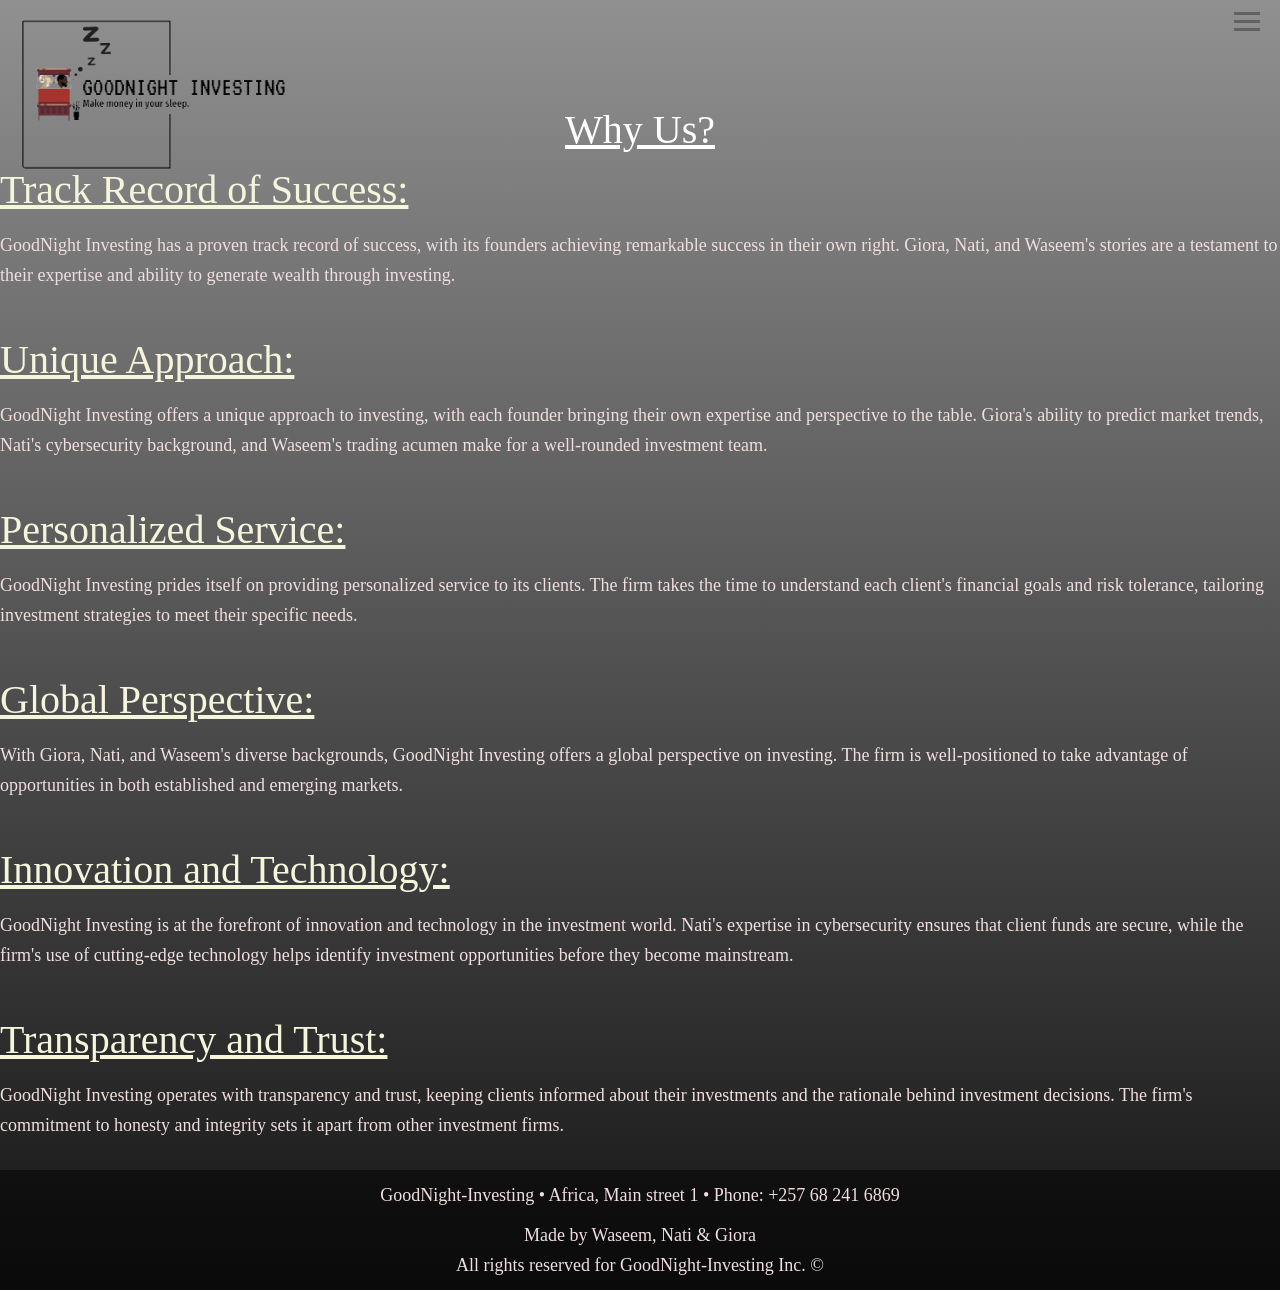
<file: why-us.html>
<!DOCTYPE html>
<html lang="en">
    <head>
        <meta charset="UTF-8" />
        <meta name="viewport" content="width=device-width, initial-scale=1.0" />
        <title>Why Us</title>
        <link rel="stylesheet" href="/Styles/common.css" />
        <link rel="stylesheet" href="/Styles/why-us.css" />
    </head>
    <body>
        <header class="header">
            <div class="logo">
                <a href="index.html">
                    <picture>
                        <img src="/Styles/Pictures/SiteLogo.png" alt="sleep" class="logo-img">
                    </picture>
                </a>
            </div>
            <div class="hamburger-menu">
                <input id="menu__toggle" type="checkbox" />
                <label class="menu__btn" for="menu__toggle">
                    <span></span>
                </label>
                <ul class="menu__box">
                    <li><a class="menu__item" href="index.html">Home</a></li>
                    <li><a class="menu__item" href="login.html">Login</a></li>
                    <li><a class="menu__item" href="sign-up.html">Sign Up</a></li>
                    <li><a class="menu__item" href="profile.html">Profile</a></li>
                    <li><a class="menu__item" href="gallery.html">Gallery</a></li>
                    <li><a class="menu__item" href="about.html">About</a></li>
                    <li><a class="menu__item" href="contact.html">Contact Us</a></li>
                    <li><a class="menu__item" href="compound-examples.html">Compound Interest</a></li>
                    <li><a class="menu__item" href="articles.html">Articles and more</a></li>
                    <li><a class="menu__item" href="why-us.html">Why Us</a></li>
                    <li><a class="menu__item" href="q&a.html">Q&A</a></li>
                    <li><a class="menu__item" href="plans.html">Plans and Prices</a></li>
                  </ul>
            </div>
        </header>
        <br>
        <h1>Why Us?</h1>
        <h2>Track Record of Success:</h2>
        <p>
            GoodNight Investing has a proven track record of success, with its
            founders achieving remarkable success in their own right. Giora,
            Nati, and Waseem's stories are a testament to their expertise and
            ability to generate wealth through investing.<br><br>
        </p>
        <h2>Unique Approach:</h2>
        <p>
            GoodNight Investing offers a unique approach to investing, with each
            founder bringing their own expertise and perspective to the table.
            Giora's ability to predict market trends, Nati's cybersecurity
            background, and Waseem's trading acumen make for a well-rounded
            investment team.<br><br>
        </p>
        <h2>Personalized Service:</h2>
        <p>
            GoodNight Investing prides itself on providing personalized service
            to its clients. The firm takes the time to understand each client's
            financial goals and risk tolerance, tailoring investment strategies
            to meet their specific needs.<br><br>
        </p>
        <h2>Global Perspective:</h2>
        <p>
            With Giora, Nati, and Waseem's diverse backgrounds, GoodNight
            Investing offers a global perspective on investing. The firm is
            well-positioned to take advantage of opportunities in both
            established and emerging markets. <br><br>
        </p>
        <h2>Innovation and Technology:</h2>
        <p>
            GoodNight Investing is at the forefront of innovation and technology
            in the investment world. Nati's expertise in cybersecurity ensures
            that client funds are secure, while the firm's use of cutting-edge
            technology helps identify investment opportunities before they
            become mainstream.<br><br>
        </p>
        <h2>Transparency and Trust:</h2>
        <p>
            GoodNight Investing operates with transparency and trust, keeping
            clients informed about their investments and the rationale behind
            investment decisions. The firm's commitment to honesty and integrity
            sets it apart from other investment firms.<br><br>
        </p>
    </body>
    <footer>
        <p>GoodNight-Investing • Africa, Main street 1 • Phone: +257 68 241 6869</p>
        <br>
        <p>Made by Waseem, Nati & Giora</p>
        <p>All rights reserved for GoodNight-Investing Inc. © </p>
    </footer>
</html>
</file>
<file: Styles/common.css>
.grid {
    display: grid;
}

#menu__toggle {
    opacity: 0;
}

#menu__toggle:checked + .menu__btn > span {
    transform: rotate(45deg);
}

#menu__toggle:checked + .menu__btn > span::before {
    top: 0;
    transform: rotate(0deg);
}

#menu__toggle:checked + .menu__btn > span::after {
    top: 0;
    transform: rotate(90deg);
}

#menu__toggle:checked ~ .menu__box {
    right: 0 !important;
}
h1 {
    text-align: center;
    text-decoration: underline;
    font-size: 32px;
    color: white;
    margin-bottom: 20px;
}
h2 {
    color: beige;
    text-decoration: underline;
    font-size: 24px;
    margin-top: 20px;
    margin-bottom: 20px;
}
p {
    color: rgb(241, 222, 222);
}
#center {
    text-align: center;
}
body {
    font-size: 10px;
    justify-content: center;
    align-items: center;
    min-height: 100vh;
    background: linear-gradient(rgb(144, 144, 144), rgb(21, 21, 21));
    background-size: cover;
}
img {
    border-radius: 40px;
}
.menu__btn {
    position: fixed;
    top: 20px;
    right: 20px;
    width: 26px;
    height: 26px;
    cursor: pointer;
    z-index: 11;
}
video {
    display: flex;
    justify-content: center;
    align-items: center;
    height: 100vh;
    width: 100%;
    margin: 0;
}
#site-logo{
    width: 300px;
    height: 140px;
}

.header {
    position: relative;
    top: 0;
    left: 0;
    width: 100%;
    padding: 20px 10px;
    height: 100px;
}

.logo {
    position: absolute;
    top: 10px; /* Adjust as needed */
    left: 10px; /* Adjust as needed */
    z-index: 10; /* Ensure it's above other elements */
}


.logo-img {
    width: 200px; /* Adjust width as needed */
    height: auto; /* Maintain aspect ratio */
}


footer {
    position: relative; /* Fixed positioning */
    bottom: 0; /* Positioned at the bottom */
    left: 0;
    width: 100%;
    background-color: rgba(0, 0, 0, 0.5);
    color: white;
    padding: 10px;
    height: auto;
    text-align: center;
    font-size: 10px;
    z-index: 1;
}

.logo-img {
    width: 280px; /* Adjust width as needed */
    height: auto; /* Maintain aspect ratio */
}


.menu__btn > span,
.menu__btn > span::before,
.menu__btn > span::after {
    display: block;
    position: absolute;
    width: 100%;
    height: 3px;
    background-color: #616161;
    transition-duration: 0.25s;
}

.menu__btn > span::before {
    content: "";
    top: -8px;
}

.menu__btn > span::after {
    content: "";
    top: 8px;
}

.menu__box {
    display: block;
    position: fixed;
    top: 0;
    right: -100%;
    width: 300px;
    height: 100%;
    margin: 0;
    padding: 80px 0;
    list-style: none;
    background-color: rgba(236, 239, 241, 0.9);
    box-shadow: 2px 2px 6px rgba(0, 0, 0, 0.4);
    transition-duration: 0.25s;
    backdrop-filter: blur(5px);
    z-index: 10;
}

.menu__item {
    display: block;
    padding: 10px;
    color: #333;
    font-family: "Roboto", sans-serif;
    font-size: 20px;
    font-weight: 600;
    text-decoration: none;
    transition-duration: 0.25s;
    text-align: left;
}

.menu__item:hover {
    background-color: #cfd8dc;
}
.flex-box {
    margin-bottom: 20px; /* Adjust as needed */
}
</file>
<file: Styles/about.css>
body {
    font-family: Arial, Helvetica, sans-serif;
    margin: 0;
    font-size: large;
}

html {
    box-sizing: border-box;
}

*,
*:before,
*:after {
    box-sizing: inherit;
}
img {
    padding: 20px;
    border-radius: 30px;
}
.column {
    float: left;
    width: 33.3%;
    margin-bottom: 16px;
    padding: 0 8px;
}

.card {
    box-shadow: 0 4px 8px 0 rgba(255, 0, 0, 0.5);
    margin: 8px;
}

.about-section {
    padding: 0px;
    text-align: center;
    color: white;
}

.container {
    padding: 0 16px;
    text-align: center;
}

.container::after,
.row::after {
    content: "";
    clear: both;
    display: table;
}

.title {
    color: grey;
}

.column img {
    display: block;
    margin: auto;
    max-width: 250px;
    max-height: 330px;
    width: auto;
    height: auto;
}

@media screen and (max-width: 100px) {
    .column {
        width: 100%;
        display: block;
    }
}
</file>
<file: Styles/article.css>
@import url("./reset.css");
@import url("./common.css");

h1 {
    margin-bottom: 20px;
    font-size: 50px;
    color: white;
}
.flex-container {
    width: 100%;
    display: ruby;
    flex-wrap: wrap;
}
#centerpic {
    margin-top: -190px;
    display: block;
    margin-left: 600px;
    margin-right: auto;
    width: 50%;
    object-fit: scale-down;
}
#article-text {
    text-align: left;
    padding-left: 7vw;
    font-size: 30px;
}
.flex-box {
    margin-bottom: 20px;
    background: linear-gradient(rgb(7, 7, 7), rgb(112, 112, 112));
    color: white;
    text-align: left;
    line-height: 50px; /* spaces between lines */
    font-size: 25px;
    border-radius: 20px;
    margin: 20px 0; /* margin for each box */
    padding: 40px;
}
@media only screen and (max-width: 600px) {
    .flex-container {
        flex-direction: column; /* Change to a single column layout */
    }
}
</file>
<file: Styles/compound-examples.css>
* {
    margin: 0;
    padding: 0;
    box-sizing: border-box;
    font-family: "Poppins", sans-serif;
    font-size: larger;
}
h1 {
    font-size: 75px;
    text-decoration: underline rgb(178, 34, 34);
    padding-bottom: 40px;
}

h2 {
    color: #b22222;
    text-decoration: underline black;
}
body {
    text-align: center;
    min-height: 100vh;
    background: linear-gradient(gray, rgb(241, 235, 235));
}

#bold {
    font-weight: bold;
}

.graph_pic {
    object-fit: contain;
    max-width: 100%;
    height: auto;
    padding-bottom: 20px;
}

.img {
    padding-left: 200px;
}

.grid-container {
    display: grid;
    grid-template-columns: repeat(2, 1fr);
    grid-gap: 20px;
    justify-content: center;
    padding: 0px;
}

.container {
    display: flex;
    flex-direction: column;
    align-items: center;
    justify-content: center;
}

.text {
    margin-top: 10px;
    font-style: italic;
}
</file>
<file: Styles/contact.css>
body {
    font-family: Arial, Helvetica, sans-serif;
    margin: 0;
}

html {
    box-sizing: border-box;
}

*,
*:before,
*:after {
    box-sizing: inherit;
}
h1 {
    margin-top: 100px;
}
img {
    padding: 20px;
    border-radius: 30px;
}

.column {
    float: left;
    width: 25%;
    margin-bottom: 16px;
    padding: 0 8px;
}

.card {
    box-shadow: 0 4px 8px 0 red;
    margin: 8px;
}

.contact-section {
    text-align: center;
    color: white;
    font-size: large;
    margin-bottom: 50px;
}

.container {
    padding: 0 16px;
    text-align: center;
}

.container h2 {
    text-align: center;
    font-size: large;
}

.container p {
    text-align: center;
    font-size: large;
}

.container::after,
.row::after {
    content: "";
    clear: both;
    display: table;
}

.column img {
    display: block;
    margin: auto;
    max-width: 100px;
    max-height: 100px;
    width: auto;
    height: auto;
    margin-top: 100px;
}

@media screen and (max-width: 768px) {
    .column {
        width: 100%;
        display: block;
    }
}

.special-message {
    text-align: center;
    padding: 20px;
    background-color: #a92020;
    font-size: 18px;
    margin-top: 100px;
}

.special-message a {
    color: #ff6f61;
    text-decoration: none;
    font-weight: bold;
    margin-left: 5px;
}

.special-message a:hover {
    text-decoration: underline;
}

.thank-you-content {
    max-width: 800px;
    margin: 0 auto;
    padding: 40px;
    border-radius: 10px;
    box-shadow: 0 0 10px #a92020;
    color: rgb(234, 229, 229);
    margin-bottom: 150px;
}

.thank-you-content h1 {
    text-align: center;
    font-size: 32px;
}

.thank-you-content p {
    margin-bottom: 20px;
    font-size: 20px;
}

.thank-you-content h2 {
    color: #ff6f61;
    margin-bottom: 15px;
    font-size: 24px;
}

.thank-you-content strong {
    font-weight: bold;
    color: #333;
}
</file>
<file: Styles/login-signup.css>
* {
    margin: 0;
    padding: 0;
    box-sizing: border-box;
    font-family: "Poppins", sans-serif;
}

body {
    display: flex !important;
    justify-content: center !important;
    align-items: center !important;
    min-height: 100vh !important;
    background: url("/Styles/Pictures/LoginBG.jpg") no-repeat center center !important;
    background-size: cover !important;
}

#centerText {
    text-align: center;
}

.header {
    position: fixed !important;
    top: 0;
    left: 0;
    width: 100%;
    padding: 5px 10px;
    height: 100px;
}

footer {
    position: fixed !important; /* Fixed positioning */
    bottom: 0; /* Positioned at the bottom */
    left: 0;
    width: 100%;
    height: auto;
    background-color: rgba(0, 0, 0, 0.5);
    color: white;
    padding: 10px;
    text-align: center;
    font-size: 10px;
}

.container {
    background-image: url("/Styles/Pictures/LoginBG.jpg");
    background-size: cover; /* Cover the entire container */
    background-position: center; /* Center the image */
    height: 2002px; /* Set a fixed height for the container */
    /* Other styles */
}

.wrapper {
    width: 420px;
    background: transparent;
    border: 2px solid rgba(255, 255, 255, .2);
    backdrop-filter: blur(20px);
    box-shadow: 0 0 10px rgba(0, 0, 0, .2);
    color: rgb(0, 0, 0);
    border-radius: 10px;
    padding: 30px 40px;
}

.wrapper h1 {
    font-size: 36px;
    text-align: center;
}

.wrapper .input-box {
    width: 100%;
    height: 50px;
    margin: 30px 0;
}

.input-box input {
    width: 100%;
    height: 100%;
    background: transparent;
    border: none;
    outline: none;
    border: 3px solid rgba(132, 184, 157, 0.2);
    border-radius: 40px;
    font-size: large;
}

.input-box input::placeholder {
    color: rgb(0, 0, 0);
}

.input-box i {
    position: absolute;
    right: 20px;
    top: 50%;
    transform: translateY(-50%);
    font-size: 20px;
}

.wrapper .rememeber-forget {
    display: flex;
    justify-content: space-between;
    font-size: 14.5px;
    margin: -15px 0 15px;
}

.rememeber-forget label input {
    accent-color: white;
    margin-right: 2px;
}

.rememeber-forget a {
    color: white;
    text-decoration: none;
}

.rememeber-forget a:hover {
    text-decoration: underline;
}

.wrapper .btn {
    margin-top: 15px;
    width: 100%;
    height: 45px;
    background: white;
    border: none;
    outline: none;
    border-radius: 40px;
    box-shadow: 0 0 10px rgba(0, 0, 0, .1);
    cursor: pointer;
    font-size: 16px;
    color: #333;
    font-weight: 600;
}

.wrapper .register-link {
    font-size: 14.5px;
    text-align: center;
    margin: 20px 0 15px;
}

.register-link p a {
    color: white;
    text-decoration: none;
    font-weight: 600;
}

.register-link P a:hover {
    text-decoration: underline;
}
</file>
<file: Styles/qanda.css>
@import url("./reset.css");
@import url("./common.css");

h1 {
    margin-bottom: 20px;
    font-size: 50px;
    color: white;
}
.flex-container {
    width: 100%;
    display: flex;
    flex-wrap: wrap;
    justify-content: space-between; /* To evenly space items */
}
.question {
    color: blanchedalmond;
}

.answer {
    color: black
}
.flex-box {
    width: calc(50% - 20px); 
    margin-bottom: 20px;
    background: linear-gradient(rgb(211, 141, 141), rgb(151, 238, 151));
    color: white;
    text-align: left;
    line-height: 50px; /* spaces between lines */
    font-size: 25px;
    border-radius: 20px;
    margin: 20px 0; /* margin for each box */
    padding: 40px;
}
</file>
<file: Styles/why-us.css>
@import url("./reset.css");
@import url("./common.css");

p {
    font-size: large;
    line-height: 30px;
}


h1 {
    font-size: 40px;
    margin-bottom: 20px;
}
h2 {
    font-size: 40px;
}
footer {
    position: relative; /* Fixed positioning */
    bottom: 0; /* Positioned at the bottom */
    left: 0;
    width: 100%;
    height: auto;
    background-color: rgba(0, 0, 0, 0.5);
    color: white;
    padding: 10px;
    text-align: center;
    font-size: 10px;
}
</file>
